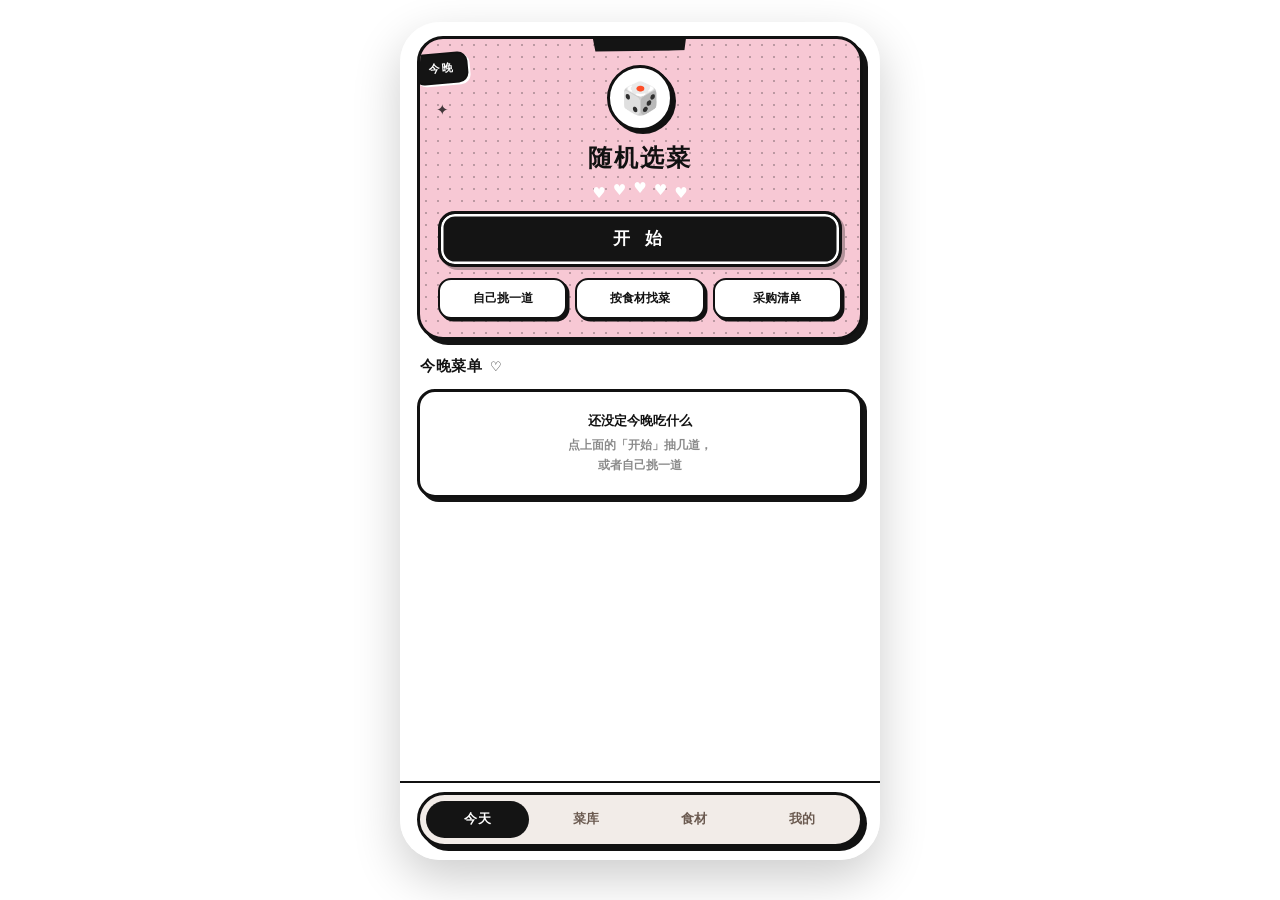
<file: index.html>
<!DOCTYPE html>
<html lang="zh-CN">
<head>
<meta charset="UTF-8">
<meta name="viewport" content="width=device-width,initial-scale=1,viewport-fit=cover,maximum-scale=1,user-scalable=no">
<!-- theme-color = 白色：iOS 独立 App 模式下屏幕最顶约 47pt 是状态栏区
     （网页画不进去），由系统按这个值填色。页面本身是白底（波点已去掉），
     这里也必须是白，否则顶上会露一条异色带、看起来像没铺满。 -->
<meta name="theme-color" content="#FFFFFF">
<meta name="apple-mobile-web-app-capable" content="yes">
<meta name="apple-mobile-web-app-status-bar-style" content="default">
<meta name="apple-mobile-web-app-title" content="待会吃什么">
<title>待会吃什么</title>
<link rel="manifest" href="manifest.json">
<link rel="apple-touch-icon" href="icons/icon-180.png">
<link rel="stylesheet" href="style.css">
<script>
/* 首屏就判定是否「独立 App 模式」（加到主屏后从图标启动）——必须在渲染前设置，
   否则任务栏会先按 Safari 模式渲染再跳一下。
   两处差别：
     1. 独立模式下视口已经包含 Home Indicator 区，再加 safe-area 内边距会把
        任务栏顶上去、看起来"悬空一格"，所以要去掉那 13px。
     2. 浏览器/Safari 模式底部有工具栏，必须留出安全区。 */
(function () {
  var sa = 0;
  try {
    if (window.navigator.standalone === true) sa = 1;
    else if (window.matchMedia && window.matchMedia('(display-mode: standalone)').matches) sa = 1;
    else if (window.matchMedia && window.matchMedia('(display-mode: fullscreen)').matches) sa = 1;
  } catch (e) {}
  document.documentElement.setAttribute('data-standalone', sa ? '1' : '0');
})();
</script>
</head>
<body>
<div id="app"></div>
<script src="core.js"></script>
<script src="sync.js"></script>
<script src="app.js"></script>
</body>
</html>
</file>
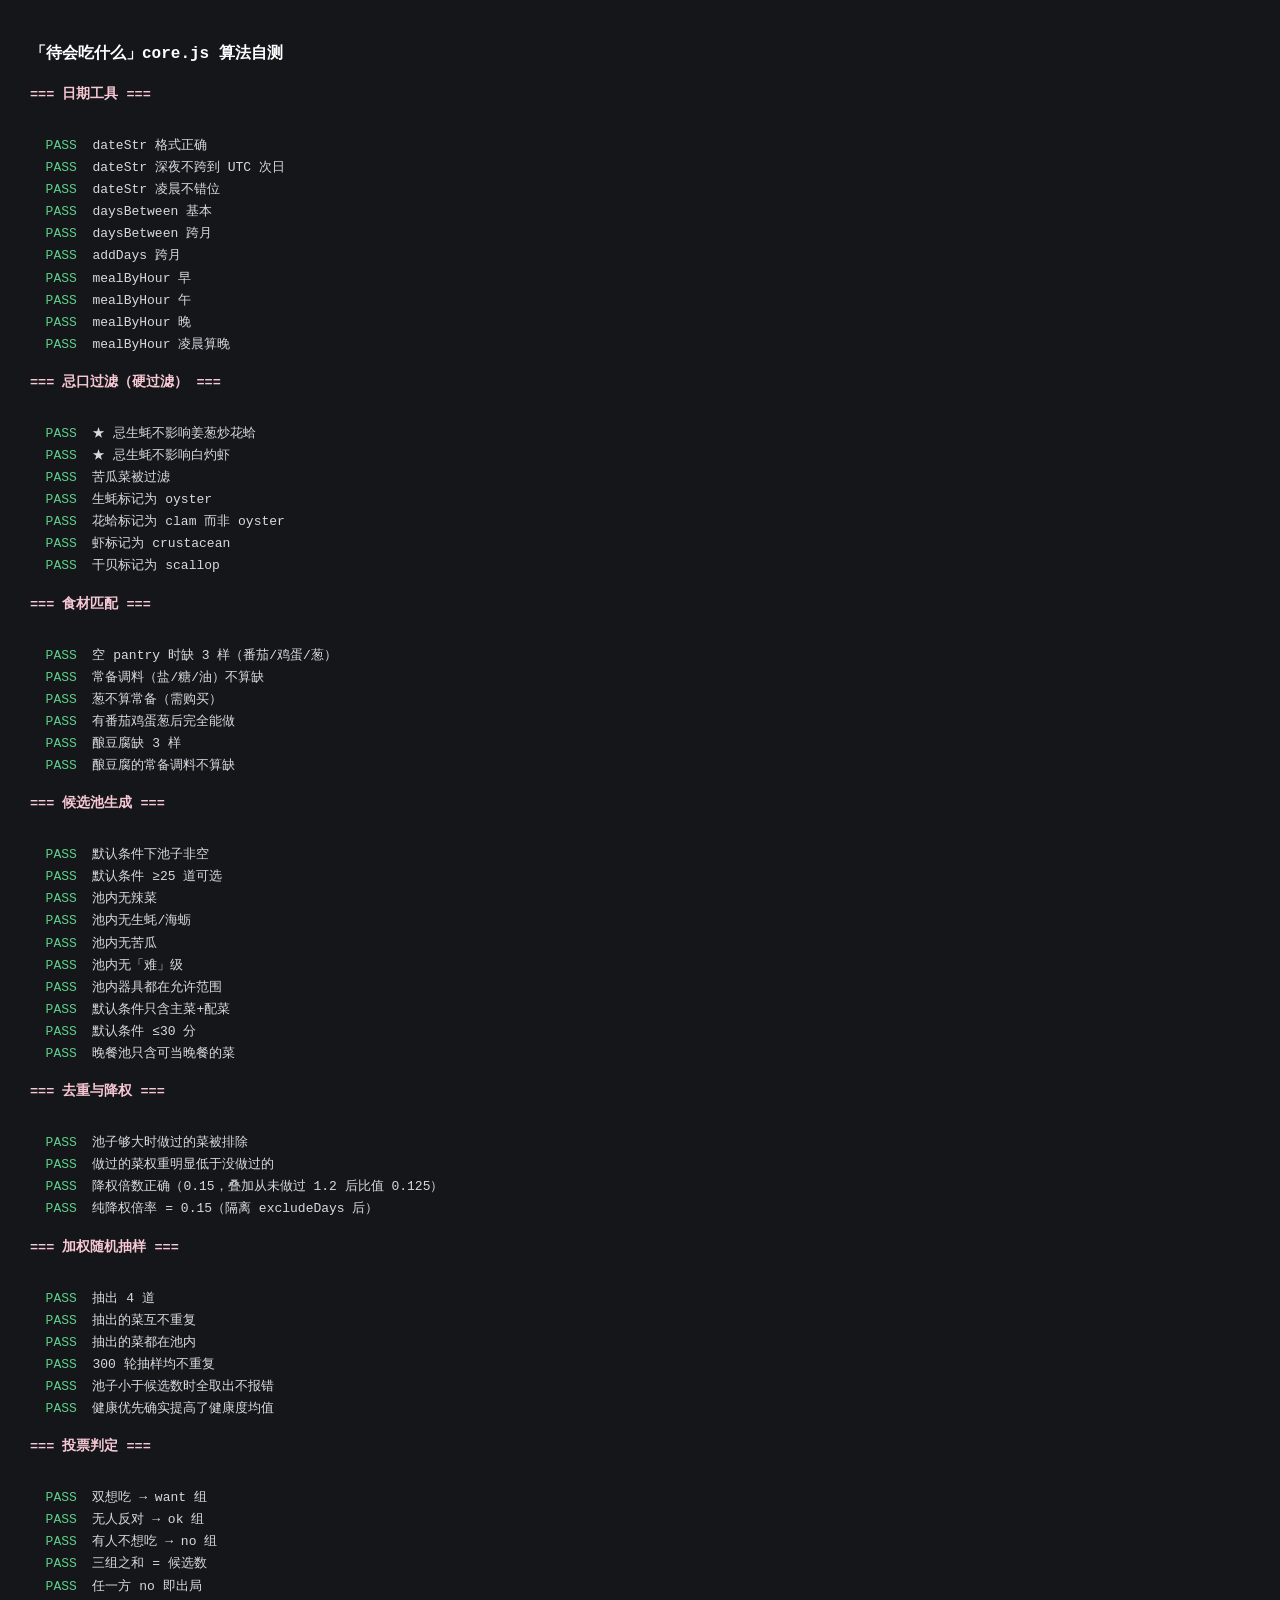
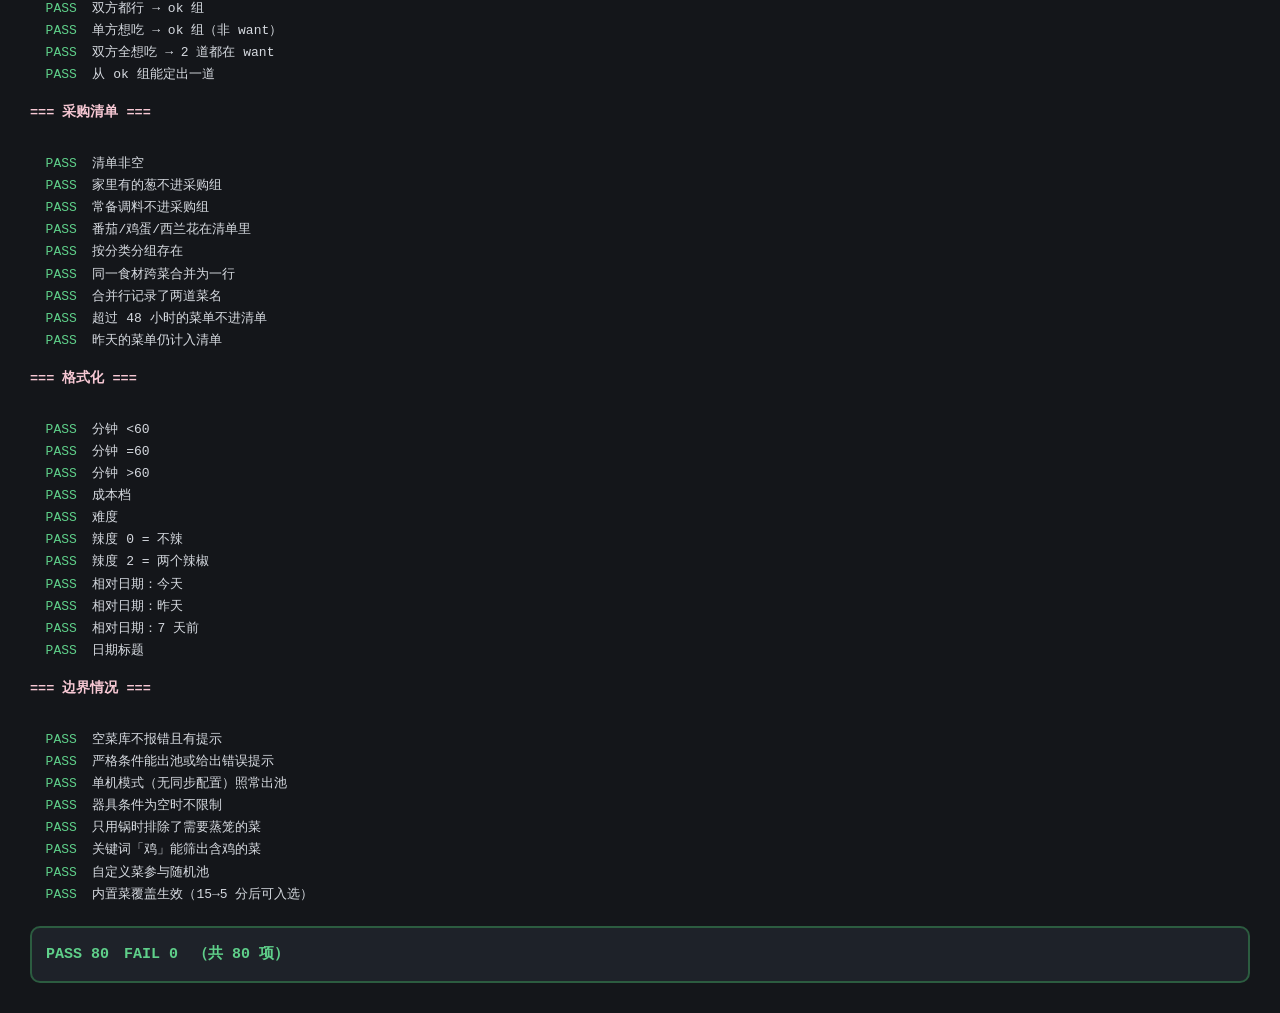
<file: test-core.html>
<!DOCTYPE html>
<html lang="zh-CN">
<head>
<meta charset="UTF-8">
<title>core.js 算法自测</title>
<style>
body{font-family:ui-monospace,Consolas,monospace;background:#14161a;color:#d6dae0;padding:22px;font-size:13px;line-height:1.7}
h1{font-size:16px;color:#fff;margin-bottom:14px}
.sec{color:#F7C8D4;font-weight:700;margin:16px 0 6px;font-size:13.5px}
.p{color:#5fd08a}
.f{color:#ff7b72;font-weight:700}
.sum{margin-top:20px;padding:14px;border-radius:10px;background:#1e2229;font-size:15px;font-weight:700}
.sum.ok{color:#5fd08a;border:2px solid #2c5c40}
.sum.bad{color:#ff7b72;border:2px solid #6b2b2b}
#out{white-space:pre-wrap}
</style>
</head>
<body>
<h1>「待会吃什么」core.js 算法自测</h1>
<div id="out">running…</div>
<script src="core.js"></script>
<script>
(async function () {
  const C = window.ChishenmeCore;
  const out = document.getElementById('out');
  let pass = 0, fail = 0, log = [];

  function ok(name, cond, extra) {
    if (cond) { pass++; log.push('  <span class="p">PASS</span>  ' + name); }
    else { fail++; log.push('  <span class="f">FAIL</span>  ' + name + (extra ? '  → ' + extra : '')); }
  }
  function section(t) { log.push('<div class="sec">=== ' + t + ' ===</div>'); }
  function flush() { out.innerHTML = log.join('\n'); }

  let ingDoc, recDoc;
  try {
    const [a, b] = await Promise.all([
      fetch('data/ingredients.json').then(r => r.json()),
      fetch('data/recipes.json').then(r => r.json())
    ]);
    ingDoc = a; recDoc = b;
  } catch (e) {
    out.innerHTML = '<span class="f">数据加载失败：' + e.message + '</span>';
    return;
  }

  const ingIndex = C.buildIngredientIndex(ingDoc.ingredients);
  const builtin = recDoc.recipes;
  const byId = {};
  builtin.forEach(r => byId[r.id] = r);

  /* 1. 日期工具 */
  section('日期工具');
  ok('dateStr 格式正确', /^\d{4}-\d{2}-\d{2}$/.test(C.dateStr(new Date(2026, 9, 9))));
  ok('dateStr 深夜不跨到 UTC 次日', C.dateStr(new Date(2026, 9, 9, 23, 30)) === '2026-10-09', C.dateStr(new Date(2026, 9, 9, 23, 30)));
  ok('dateStr 凌晨不错位', C.dateStr(new Date(2026, 9, 10, 0, 30)) === '2026-10-10');
  ok('daysBetween 基本', C.daysBetween('2026-10-01', '2026-10-09') === 8);
  ok('daysBetween 跨月', C.daysBetween('2026-09-28', '2026-10-02') === 4);
  ok('addDays 跨月', C.addDays('2026-10-31', 1) === '2026-11-01');
  ok('mealByHour 早', C.mealByHour(new Date(2026, 9, 9, 8)) === 'breakfast');
  ok('mealByHour 午', C.mealByHour(new Date(2026, 9, 9, 13)) === 'lunch');
  ok('mealByHour 晚', C.mealByHour(new Date(2026, 9, 9, 19)) === 'dinner');
  ok('mealByHour 凌晨算晚', C.mealByHour(new Date(2026, 9, 9, 2)) === 'dinner');
  flush();

  /* 2. 忌口 */
  section('忌口过滤（硬过滤）');
  const st = C.defaultState();
  st.members.a.allergies = ['oyster'];
  st.members.a.dislikes = ['bitter-melon'];
  st.members.a.maxSpicy = 0;
  st.members.b.maxSpicy = 0;

  const clamConf = C.recipeConflicts(byId['B14'], st, ingIndex);
  ok('★ 忌生蚝不影响姜葱炒花蛤', clamConf.length === 0, JSON.stringify(clamConf));
  ok('★ 忌生蚝不影响白灼虾', C.recipeConflicts(byId['B12'], st, ingIndex).length === 0);
  const fakeBitter = { id: 'X', name: '苦瓜炒蛋', spicy: 0, ingredients: [{ id: 'bitter-melon', amount: '1 根' }, { id: 'egg', amount: '2 个' }] };
  const bc = C.recipeConflicts(fakeBitter, st, ingIndex);
  ok('苦瓜菜被过滤', bc.length === 1 && bc[0].type === 'dislike', JSON.stringify(bc));
  ok('生蚝标记为 oyster', ingIndex.byId['oyster'].allergens.indexOf('oyster') !== -1);
  ok('花蛤标记为 clam 而非 oyster', ingIndex.byId['clam'].allergens.indexOf('clam') !== -1 && ingIndex.byId['clam'].allergens.indexOf('oyster') === -1);
  ok('虾标记为 crustacean', ingIndex.byId['shrimp'].allergens.indexOf('crustacean') !== -1);
  ok('干贝标记为 scallop', ingIndex.byId['dried-scallop'].allergens.indexOf('scallop') !== -1);
  flush();

  /* 3. 食材匹配 */
  section('食材匹配');
  const c1 = byId['C1'];
  let m = C.recipeMissing(c1, st, ingIndex);
  // 番茄炒蛋需要：番茄、鸡蛋、葱（葱不是常备调料，要买）；盐/糖是常备
  ok('空 pantry 时缺 3 样（番茄/鸡蛋/葱）', m.missing.length === 3 && !m.canCook, JSON.stringify(m.missing.map(x => x.id)));
  ok('常备调料（盐/糖/油）不算缺', m.missing.every(x => ['oil','salt','sugar','garlic','ginger'].indexOf(x.id) === -1));
  ok('葱不算常备（需购买）', m.missing.some(x => x.id === 'scallion'));
  st.pantry.items = ['egg', 'tomato', 'scallion'];
  m = C.recipeMissing(c1, st, ingIndex);
  ok('有番茄鸡蛋葱后完全能做', m.canCook && m.missing.length === 0, JSON.stringify(m.missing));
  m = C.recipeMissing(byId['B23'], st, ingIndex);
  // 酿豆腐需要：豆腐、猪肉末、香菇（淀粉/生抽是常备）
  ok('酿豆腐缺 3 样', m.missing.length === 3 && !m.canCook, JSON.stringify(m.missing.map(x => x.id)));
  ok('酿豆腐的常备调料不算缺', m.missing.every(x => ['starch','light-soy'].indexOf(x.id) === -1));
  flush();

  /* 4. 候选池 */
  section('候选池生成');
  st.pantry.items = [];
  const cond = C.defaultConditions();
  const now = new Date(2026, 9, 9, 19);
  const pool = C.buildPool(cond, builtin, st, ingIndex, { now, today: '2026-10-09' });
  ok('默认条件下池子非空', pool.pool.length > 0, 'size=' + pool.pool.length);
  ok('默认条件 ≥25 道可选', pool.afterDietCount >= 25, 'afterDiet=' + pool.afterDietCount);
  ok('池内无辣菜', pool.pool.every(r => r.spicy === 0));
  ok('池内无生蚝/海蛎', pool.pool.every(r => !r.ingredients.some(i => i.id === 'oyster' || i.id === 'small-oyster')));
  ok('池内无苦瓜', pool.pool.every(r => !r.ingredients.some(i => i.id === 'bitter-melon')));
  ok('池内无「难」级', pool.pool.every(r => r.difficulty <= 2));
  ok('池内器具都在允许范围', pool.pool.every(r => (r.tools || []).every(t => ['wok','steamer','airfryer','ricecooker'].indexOf(t) !== -1)));
  ok('默认条件只含主菜+配菜', pool.pool.every(r => ['main','side'].indexOf(r.role) !== -1));
  ok('默认条件 ≤30 分', pool.pool.every(r => r.minutes <= 30));
  ok('晚餐池只含可当晚餐的菜', pool.pool.every(r => r.meals.indexOf('dinner') !== -1));
  flush();

  /* 5. 去重 */
  section('去重与降权');
  const st2 = C.defaultState();
  st2.members.a.allergies = ['oyster'];
  st2.doneLog = [{ recipeId: 'C1', date: '2026-10-05', by: 'a' }];
  const pool2 = C.buildPool(cond, builtin, st2, ingIndex, { now, today: '2026-10-09' });
  ok('池子够大时做过的菜被排除', pool2.freshCount >= 4 ? pool2.pool.every(r => r.id !== 'C1') : true, 'fresh=' + pool2.freshCount + ' usedStale=' + pool2.usedStale);
  const wStale = C.weightOf(byId['C1'], cond, st2, ingIndex, '2026-10-09');
  const st3 = C.defaultState();
  const wFresh = C.weightOf(byId['C1'], cond, st3, ingIndex, '2026-10-09');
  ok('做过的菜权重明显低于没做过的', wStale < wFresh * 0.2, 'stale=' + wStale.toFixed(1) + ' fresh=' + wFresh.toFixed(1));
  // 降权倍数是 0.15；比值 0.125 = 0.15 / 1.2（没做过的菜另有 1.2 的「从未做过」加成）
  ok('降权倍数正确（0.15，叠加从未做过 1.2 后比值 0.125）', Math.abs(wStale / wFresh - 0.125) < 0.005, (wStale / wFresh).toFixed(4));
  // 隔离验证 0.15 倍率：同一个 state（C1 做过），只改 excludeDays。
  // 这样「从未做过 1.2 加成」在两边都不生效，只剩降权倍数。
  const cond7 = Object.assign({}, cond, { healthyFirst: false, excludeDays: 7 });
  const cond0 = Object.assign({}, cond, { healthyFirst: false, excludeDays: 0 });
  const wRecent = C.weightOf(byId['C1'], cond7, st2, ingIndex, '2026-10-09');
  const wNotExcluded = C.weightOf(byId['C1'], cond0, st2, ingIndex, '2026-10-09');
  ok('纯降权倍率 = 0.15（隔离 excludeDays 后）', Math.abs(wRecent / wNotExcluded - 0.15) < 0.005,
     'recent=' + wRecent.toFixed(1) + ' notExcluded=' + wNotExcluded.toFixed(1) + ' ratio=' + (wRecent / wNotExcluded).toFixed(4));
  flush();

  /* 6. 抽样 */
  section('加权随机抽样');
  let seed = 42;
  const rnd = () => { seed = (seed * 1103515245 + 12345) % 2147483648; return seed / 2147483648; };
  const picked = C.weightedPick(pool.pool, 4, cond, st, ingIndex, { rnd, today: '2026-10-09' });
  ok('抽出 4 道', picked.length === 4, 'got=' + picked.length);
  ok('抽出的菜互不重复', new Set(picked.map(r => r.id)).size === 4);
  ok('抽出的菜都在池内', picked.every(r => pool.pool.indexOf(r) !== -1));
  let dup = false;
  for (let i = 0; i < 300; i++) {
    const p = C.weightedPick(pool.pool, 5, cond, st, ingIndex, { rnd, today: '2026-10-09' });
    if (new Set(p.map(r => r.id)).size !== p.length) { dup = true; break; }
  }
  ok('300 轮抽样均不重复', !dup);
  ok('池子小于候选数时全取出不报错', C.weightedPick(pool.pool.slice(0, 2), 5, cond, st, ingIndex, { rnd, today: '2026-10-09' }).length === 2);
  // 健康优先是否真的影响结果
  const healthyOn = Object.assign({}, cond, { healthyFirst: true });
  const healthyOff = Object.assign({}, cond, { healthyFirst: false });
  let hSum = 0, nSum = 0;
  for (let i = 0; i < 400; i++) {
    hSum += C.weightedPick(pool.pool, 1, healthyOn, st, ingIndex, { rnd, today: '2026-10-09' })[0].healthy;
    nSum += C.weightedPick(pool.pool, 1, healthyOff, st, ingIndex, { rnd, today: '2026-10-09' })[0].healthy;
  }
  ok('健康优先确实提高了健康度均值', hSum > nSum, 'on=' + (hSum/400).toFixed(2) + ' off=' + (nSum/400).toFixed(2));
  flush();

  /* 7. 投票 */
  section('投票判定');
  const cands = ['C1', 'C9', 'B8', 'B1'];
  const va = { C1: 'want', C9: 'ok', B8: 'want', B1: 'no' };
  const vb = { C1: 'want', C9: 'want', B8: 'ok', B1: 'ok' };
  const g = C.groupVotes(cands, va, vb);
  ok('双想吃 → want 组', g.want.length === 1 && g.want[0] === 'C1', JSON.stringify(g.want));
  ok('无人反对 → ok 组', g.ok.length === 2 && g.ok.indexOf('C9') !== -1 && g.ok.indexOf('B8') !== -1, JSON.stringify(g.ok));
  ok('有人不想吃 → no 组', g.no.length === 1 && g.no[0] === 'B1');
  ok('三组之和 = 候选数', g.want.length + g.ok.length + g.no.length === cands.length);
  const g2 = C.groupVotes(['C1'], { C1: 'no' }, { C1: 'ok' });
  ok('任一方 no 即出局', g2.no.length === 1 && g2.want.length === 0 && g2.ok.length === 0);
  const g3 = C.groupVotes(['C1'], { C1: 'ok' }, { C1: 'ok' });
  ok('双方都行 → ok 组', g3.ok.length === 1);
  const g4 = C.groupVotes(['C1'], { C1: 'want' }, { C1: 'ok' });
  ok('单方想吃 → ok 组（非 want）', g4.ok.length === 1 && g4.want.length === 0);
  const g5 = C.groupVotes(['C1', 'C9'], { C1: 'want', C9: 'want' }, { C1: 'want', C9: 'want' });
  ok('双方全想吃 → 2 道都在 want', g5.want.length === 2);
  ok('从 ok 组能定出一道', g.ok.indexOf(C.pickFromOk(g.ok, byId, rnd)) !== -1);
  flush();

  /* 8. 采购清单 */
  section('采购清单');
  // 用「今天」而不是硬编码日期 —— 清单有「超过 48 小时丢弃」规则，
  // 写死日期会让测试在两天后自己失败（踩过一次）。
  const TODAY = C.dateStr();
  const st4 = C.defaultState();
  st4.pantry.items = ['scallion'];
  const list = C.buildShoppingList([
    { recipeId: 'C1', date: TODAY },
    { recipeId: 'C9', date: TODAY }
  ], st4, ingIndex, byId);
  const ids = list.toBuy.map(x => x.id);
  ok('清单非空', list.toBuy.length > 0, JSON.stringify(ids));
  ok('家里有的葱不进采购组', ids.indexOf('scallion') === -1, JSON.stringify(ids));
  ok('常备调料不进采购组', ids.indexOf('oil') === -1 && ids.indexOf('garlic') === -1);
  ok('番茄/鸡蛋/西兰花在清单里', ids.indexOf('tomato') !== -1 && ids.indexOf('egg') !== -1 && ids.indexOf('broccoli') !== -1, JSON.stringify(ids));
  ok('按分类分组存在', Object.keys(list.toBuyByCat).length > 0);
  const st5 = C.defaultState();
  const list2 = C.buildShoppingList([
    { recipeId: 'C1', date: TODAY },
    { recipeId: 'F6', date: TODAY }
  ], st5, ingIndex, byId);
  const tomato = list2.toBuy.filter(x => x.id === 'tomato')[0];
  ok('同一食材跨菜合并为一行', tomato && tomato.amounts.length === 2, tomato ? JSON.stringify(tomato.amounts) : 'missing');
  ok('合并行记录了两道菜名', tomato && tomato.dishes.length === 2, tomato ? JSON.stringify(tomato.dishes) : '');
  // 超过 48 小时 = 今天往前 3 天
  const tooOld = C.addDays(TODAY, -3);
  const list3 = C.buildShoppingList([{ recipeId: 'C1', date: tooOld }], C.defaultState(), ingIndex, byId);
  ok('超过 48 小时的菜单不进清单', list3.toBuy.length === 0, 'date=' + tooOld);
  // 昨天的菜单仍应计入（1 天 ≤ 48 小时）
  const yesterday = C.addDays(TODAY, -1);
  const list4 = C.buildShoppingList([{ recipeId: 'C1', date: yesterday }], C.defaultState(), ingIndex, byId);
  ok('昨天的菜单仍计入清单', list4.toBuy.length > 0, 'date=' + yesterday);
  flush();

  /* 9. 格式化 */
  section('格式化');
  ok('分钟 <60', C.fmtMinutes(45) === '45 分钟');
  ok('分钟 =60', C.fmtMinutes(60) === '1 小时');
  ok('分钟 >60', C.fmtMinutes(200) === '3 小时 20 分');
  ok('成本档', C.fmtCost(1) === '¥' && C.fmtCost(3) === '¥¥¥');
  ok('难度', C.fmtDifficulty(1) === '简单' && C.fmtDifficulty(2) === '中等');
  ok('辣度 0 = 不辣', C.fmtSpicy(0) === '不辣');
  ok('辣度 2 = 两个辣椒', C.fmtSpicy(2) === '🌶️🌶️');
  ok('相对日期：今天', C.fmtRelativeDate('2026-10-09', '2026-10-09') === '今天');
  ok('相对日期：昨天', C.fmtRelativeDate('2026-10-08', '2026-10-09') === '昨天');
  ok('相对日期：7 天前', C.fmtRelativeDate('2026-10-02', '2026-10-09') === '7 天前');
  ok('日期标题', C.fmtDateTitle('2026-10-09') === '10月9日 周五', C.fmtDateTitle('2026-10-09'));
  flush();

  /* 10. 边界 */
  section('边界情况');
  const emptyPool = C.buildPool(cond, [], st, ingIndex, { now, today: '2026-10-09' });
  ok('空菜库不报错且有提示', emptyPool.pool.length === 0 && emptyPool.notes.length > 0);
  const strict = Object.assign(C.defaultConditions(), { maxMinutes: 15, cheapOnly: true, easyOnly: true });
  const sp = C.buildPool(strict, builtin, st, ingIndex, { now, today: '2026-10-09' });
  ok('严格条件能出池或给出错误提示', sp.pool.length > 0 || sp.notes.some(n => n.level === 'error'), 'size=' + sp.pool.length);
  const solo = C.defaultState();
  ok('单机模式（无同步配置）照常出池', C.buildPool(cond, builtin, solo, ingIndex, { now, today: '2026-10-09' }).pool.length > 0);
  const noTools = Object.assign(C.defaultConditions(), { tools: [] });
  ok('器具条件为空时不限制', C.buildPool(noTools, builtin, st, ingIndex, { now, today: '2026-10-09' }).pool.length > 0);
  const onlyWok = Object.assign(C.defaultConditions(), { tools: ['wok'] });
  const wp = C.buildPool(onlyWok, builtin, st, ingIndex, { now, today: '2026-10-09' });
  ok('只用锅时排除了需要蒸笼的菜', wp.pool.every(r => (r.tools || []).every(t => t === 'wok')), 'size=' + wp.pool.length);
  const kw = Object.assign(C.defaultConditions(), { keyword: '鸡' });
  const kp = C.buildPool(kw, builtin, st, ingIndex, { now, today: '2026-10-09' });
  ok('关键词「鸡」能筛出含鸡的菜', kp.pool.length > 0 && kp.pool.length < pool.pool.length, 'size=' + kp.pool.length);
  // 自定义菜参与随机
  const stC = C.defaultState();
  stC.customRecipes = [{
    id: 'my1', name: '我的菜', emoji: '🍲', meals: ['dinner'], role: 'main',
    minutes: 20, cost: 1, difficulty: 1, spicy: 0, healthy: 4,
    tools: ['wok'], tags: ['家常'], ingredients: [{ id: 'egg', amount: '2 个' }], tip: ''
  }];
  const cp = C.buildPool(cond, builtin, stC, ingIndex, { now, today: '2026-10-09' });
  ok('自定义菜参与随机池', cp.pool.some(r => r.id === 'my1'), 'size=' + cp.pool.length);
  // 内置菜覆盖生效
  const stO = C.defaultState();
  stO.recipeOverrides = { C1: { minutes: 5 } };
  const op = C.buildPool(Object.assign(C.defaultConditions(), { maxMinutes: 10 }), builtin, stO, ingIndex, { now, today: '2026-10-09' });
  ok('内置菜覆盖生效（15→5 分后可入选）', op.pool.some(r => r.id === 'C1'), 'size=' + op.pool.length);
  flush();

  /* 汇总 */
  const cls = fail ? 'bad' : 'ok';
  log.push('<div class="sum ' + cls + '">PASS ' + pass + '　FAIL ' + fail + '　（共 ' + (pass + fail) + ' 项）</div>');
  out.innerHTML = log.join('\n');
})();
</script>
</body>
</html>
</file>
<file: style.css>
/* ============================================================
   待会吃什么 · 样式（方向A 贴纸手账 · 重度 + 满贴）
   粉 #F7C8D4 · 黑 #141414 · 白 · 灰 #E4E4E4 · 波点底
   ============================================================ */
*{box-sizing:border-box;margin:0;padding:0;-webkit-tap-highlight-color:transparent}
html,body{height:100%}
/* ⚠️ html 的底色必须是白色。iOS 独立 App 模式下屏幕最顶约 47pt 是状态栏区
   （网页渲染不进去），**系统画那条带时的取色来源之一就是 html 的底色**
   （另一个是 theme-color）。页面本身是白底，这里也必须是白 ——
   否则顶上会露一条异色带，看起来像背景没铺满。
   （和熊记同一处理：那边是薄荷底，就把这三处都设成薄荷。） */
html{background-color:#fff}
/* 禁止双指捏合缩放 / 双击放大。
   viewport 里的 maximum-scale/user-scalable 在 iOS 上会被忽略（无障碍考虑），
   真正管用的是 touch-action + 下面 app.js 里的 gesture 事件拦截。 */
html,body{touch-action:pan-x pan-y;overscroll-behavior:none}
/* 禁掉长按选中文字 / 长按弹出「拷贝·查询」气泡 / 长按元素被拎起来放大。
   这三样是 Safari 的行为，出现在 App 里就会「一看就是网页」。
   -webkit-touch-callout 管的正是那个气泡和"拎起来"的效果，缺它光禁 user-select 不够。
   注意：输入框必须单独开回来（见下面 input,textarea 那条），
   否则 token 输入框长按弹不出「粘贴」、记账输入框没法长按改字。 */
html,body{
  -webkit-user-select:none;user-select:none;
  -webkit-touch-callout:none;
}
body{
  font-family:"PingFang SC","Hiragino Sans GB","Microsoft YaHei",system-ui,-apple-system,sans-serif;
  /* 白色：和 .phone 的底色一致。原先这里是灰 #E9EAEE（配波点底的），
     波点去掉后它会在页面边缘/状态栏那一段透出来，看起来像没铺满。 */
  background:#fff;color:#222;-webkit-font-smoothing:antialiased;
  overscroll-behavior-y:none;
}
button{font-family:inherit}
/* 双击放大交给这里管（不要用 touchend preventDefault，那会吃掉 click） */
button,[data-act],.chip,.fchip,.nav-i,.btn-main,.btn-sub{touch-action:manipulation}

/* 手机壳：内容区独立滚动 + 底部导航固定（不随内容滚走） */
#app{height:100%;display:flex;justify-content:center;padding:0}
.phone{
  width:100%;max-width:480px;
  height:100vh;                 /* 旧浏览器兜底 */
  height:100dvh;                /* 正确排除手机浏览器地址栏 */
  display:flex;flex-direction:column;
  /* 背景波点已按用户要求去掉，只留纯白底 */
  background-color:#fff;
  overflow:hidden;
}
@media(min-width:600px){
  #app{padding:22px 0 40px}
  .phone{
    height:min(calc(100dvh - 62px),940px);
    border-radius:40px;box-shadow:0 18px 48px rgba(0,0,0,.20);
  }
}
/* 内容区：自己滚，底部留出与导航的间距 */
.scr{
  flex:1;min-height:0;overflow-y:auto;-webkit-overflow-scrolling:touch;
  overscroll-behavior:contain;
  /* 顶部留白收窄：今天页原来的「日期吊牌 + 问候」已删掉，主卡要能顶到最上面。
     不用 env(safe-area-inset-top)：status-bar-style 已是 default，
     视口本身就从状态栏下方开始（该值恒为 0），其余 5 个 App 也都没写。 */
  padding:6px 17px 14px;display:flex;flex-direction:column;gap:13px;
  /* 右滑返回时 .scr 会整体平移，必须有实底色，
     否则会从下面那层（.page-under）透出来，看着像两页叠在一起。 */
  background:#fff;position:relative;z-index:1;
  will-change:transform;
}
/* 底部导航：固定在内容区下方，不参与滚动 */
.nav-dock{
  flex:0 0 auto;position:relative;z-index:6;
  padding:9px 17px calc(13px + env(safe-area-inset-bottom));
  /* 波点已去掉（和 .phone 背景一致，避免底栏还是有纹理） */
  background-color:#fff;
  border-top:2.5px solid #111;
}
/* 独立 App 模式（添加到主屏幕）：可视区已含 Home Indicator 区，
   再加 safe-area 内边距会把任务栏顶上去，看起来"悬空一格" */
html[data-standalone="1"] .nav-dock{
  padding-bottom:13px;
}
.nav-dock .nav-outer{margin:0}
@media(min-width:600px){
  .nav-dock{border-radius:0 0 37px 37px}
}

/* ---------- 顶部：日期吊牌 + 问候 ---------- */
.top{display:flex;align-items:flex-start;justify-content:space-between;padding:0 3px}
.tagdate{position:relative;padding-top:16px}
.tagdate .string{position:absolute;left:50%;top:0;transform:translateX(-50%) rotate(-14deg);
  width:20px;height:15px;border:2.5px solid #141414;border-radius:50%;
  border-bottom-color:transparent;border-left-color:transparent;border-right-color:transparent}
.tagdate .body{position:relative;background:#F7C8D4;border:2.5px solid #141414;
  padding:11px 13px 10px;text-align:center;min-width:96px;box-shadow:3px 3px 0 #111;
  clip-path:polygon(0 0,100% 0,100% calc(100% - 9px),calc(100% - 9px) 100%,9px 100%,0 calc(100% - 9px))}
.tagdate .hole{position:absolute;left:50%;top:5px;transform:translateX(-50%);
  width:7px;height:7px;border-radius:50%;background:#fff;border:2px solid #141414}
.tagdate .d1{font-size:13.5px;font-weight:900;color:#111;letter-spacing:.2px;margin-top:7px}
.tagdate .d2{font-size:10.5px;font-weight:700;color:#7A5F66;margin-top:2px}
.hi-wrap{display:flex;flex-direction:column;align-items:flex-end;gap:7px}
.hi{font-size:12.5px;font-weight:800;color:#111;background:#fff;border:2.5px solid #111;
  border-radius:12px;padding:6px 12px;box-shadow:3px 3px 0 #111}
.hearts3{display:flex;gap:4px;padding:5px 9px;background:#141414;border:2.5px solid #111;
  border-radius:11px;box-shadow:2.5px 2.5px 0 #F7C8D4}
.hearts3 i{font-size:11.5px;font-style:normal;line-height:1;color:#F7C8D4}

/* ---------- 双对话气泡 ---------- */
.bubbles{position:relative;padding:0 2px}
.bub{position:relative;border:2.5px solid #111;border-radius:18px;padding:12px 14px}
.bub.black{background:#141414;box-shadow:4px 4px 0 #F7C8D4;z-index:2}
.bub.black .t1{font-size:13px;font-weight:800;color:#fff;letter-spacing:.2px}
.bub.black .t1 span{color:#F7C8D4}
.bub .tail{position:absolute;bottom:-11px;left:24px;width:0;height:0;
  border-width:10px 9px 0 0;border-style:solid}
.bub.black .tail{border-color:#141414 transparent transparent transparent}
.bub.grey{background:#E4E4E4;box-shadow:3px 3px 0 #111;margin:16px 0 0 30px;
  display:flex;align-items:center;gap:8px}
.bub.grey .t2{font-size:11.5px;font-weight:700;color:#3F3F3F}
.dots3{display:flex;gap:4px;margin-left:auto}
.dots3 i{width:6px;height:6px;border-radius:50%;background:#3F3F3F;display:block}
.hearts-row{display:flex;gap:4px;margin-top:7px}
.hearts-row i{font-size:12.5px;font-style:normal;color:#F7C8D4;line-height:1}
.bub.grey .tail{border-color:#E4E4E4 transparent transparent transparent;left:18px}
.goto{position:absolute;right:0;bottom:0;font-size:11.5px;font-weight:800;color:#111;
  background:#F7C8D4;border:2.5px solid #111;border-radius:11px;padding:6px 12px;
  box-shadow:2px 2px 0 #111;cursor:pointer}

/* ---------- 主卡 ---------- */
.hero{position:relative;margin-top:8px}
.hero-bg{position:absolute;inset:0;transform:translate(5px,5px);background:#141414;border-radius:26px}
.hero-card{position:relative;overflow:hidden;background:#F7C8D4;border:3px solid #111;
  border-radius:26px;padding:26px 18px 18px;text-align:center}
.hero-dots{position:absolute;inset:0;opacity:.26;
  background-image:radial-gradient(#141414 1.4px,transparent 1.4px);
  background-size:12px 12px;pointer-events:none}
.tape-black{position:absolute;top:-11px;left:50%;transform:translateX(-50%) rotate(-2deg);
  width:96px;height:24px;background:#141414;z-index:6;
  clip-path:polygon(0 3px,4px 0,calc(100% - 3px) 2px,100% 0,calc(100% - 4px) 100%,3px calc(100% - 2px))}
.pill-tag{position:absolute;top:14px;left:-6px;z-index:6;background:#141414;color:#fff;
  font-size:11px;font-weight:900;letter-spacing:1.2px;padding:6px 13px;
  border:2.5px solid #111;border-radius:10px;transform:rotate(-5deg);box-shadow:2px 2px 0 #fff}
.spark{position:absolute;color:#141414;opacity:.8;pointer-events:none;line-height:1}
.dice-wrap{position:relative;z-index:4;display:flex;justify-content:center;margin-bottom:11px}
.dice{display:grid;place-items:center;width:66px;height:66px;background:#fff;
  border:3px solid #111;border-radius:50%;font-size:31px;box-shadow:3px 3px 0 #111}
.h1{position:relative;z-index:4;font-size:24px;font-weight:900;color:#111;letter-spacing:2px;margin-bottom:8px}
.h2{position:relative;z-index:4;font-size:11.5px;font-weight:700;color:#6B565C;
  padding-bottom:9px;margin:0 16px 10px;border-bottom:2px dashed rgba(20,20,20,.32)}
.bignum{position:relative;z-index:4;display:flex;align-items:baseline;justify-content:center;gap:7px;margin-bottom:9px}
.bignum .n{font-size:31px;font-weight:900;color:#111;line-height:1;letter-spacing:-.5px}
.bignum .u{font-size:12px;font-weight:800;color:#6B565C}
.heart-arc{position:relative;z-index:4;display:flex;justify-content:center;gap:7px;margin-bottom:14px}
.heart-arc i{font-size:15px;font-style:normal;color:#fff;line-height:1}
.heart-arc i:nth-child(1),.heart-arc i:nth-child(5){transform:translateY(4px)}
.heart-arc i:nth-child(2),.heart-arc i:nth-child(4){transform:translateY(1px)}
.heart-arc i:nth-child(3){transform:translateY(-1px)}
.btn-main{position:relative;z-index:4;background:#141414;color:#fff;text-align:center;
  font-size:16.5px;font-weight:900;letter-spacing:5px;border:3px solid #111;
  border-radius:17px;padding:14px 0;margin-bottom:11px;cursor:pointer;
  box-shadow:inset 0 0 0 2.5px #fff,3px 3px 0 rgba(20,20,20,.3)}
.btn-main:active{transform:translateY(2px);box-shadow:inset 0 0 0 2.5px #fff,1px 1px 0 rgba(20,20,20,.3)}
.btn-main.dis{opacity:.4;pointer-events:none}
.hero-alt{display:flex;gap:8px;position:relative;z-index:4}
.alt{position:relative;flex:1;background:#fff;border:2.5px solid #111;border-radius:13px;padding:10px 4px;
  font-size:12px;font-weight:800;color:#111;box-shadow:2.5px 2.5px 0 #111;cursor:pointer;
  /* 三个并排、文案长度不一（自己挑一道 / 按食材找菜 / 采购清单），
     缩一点字号并允许收缩，避免窄屏挤破 */
  min-width:0;white-space:nowrap;overflow:hidden;text-overflow:ellipsis}
.alt:active{transform:translate(2px,2px);box-shadow:none}
/* 采购清单上的数量角标（原来挂在快捷方章上的那个 dot） */
.alt .alt-dot{position:absolute;top:-7px;right:-6px;min-width:19px;height:19px;
  background:#141414;color:#fff;border:2px solid #fff;border-radius:10px;
  font-size:10.5px;font-weight:800;line-height:15px;text-align:center;padding:0 3px}

/* ---------- 快捷方章 ---------- */
.quick{display:flex;gap:9px;padding:0 2px}
.qi{flex:1;text-align:center;position:relative;border:2.5px solid #111;border-radius:15px;
  padding:10px 2px 8px;box-shadow:3px 3px 0 #111;cursor:pointer}
.qi:active{transform:translate(2px,2px);box-shadow:none}
.qi .ic{display:block;font-size:19px;line-height:1;margin-bottom:5px}
.qi .lb{font-size:10px;font-weight:800;color:#111;letter-spacing:.2px}
.qi.pink{background:#F7C8D4}
.qi.black{background:#141414}
.qi.black .lb{color:#fff}
.qi.grey{background:#E4E4E4}
.qi .dot{position:absolute;top:-6px;right:-6px;min-width:20px;height:20px;
  background:#141414;color:#fff;border:2px solid #fff;border-radius:10px;
  font-size:10px;font-weight:900;display:grid;place-items:center;padding:0 4px}

/* ---------- 区块标题 ---------- */
.sec{position:relative;padding:0 3px;display:flex;align-items:center;gap:8px}
.sec .t{font-size:14.5px;font-weight:900;color:#111;letter-spacing:.5px}
.sec .h{font-size:13px;color:#111}
.count-tag{position:relative;background:#141414;color:#fff;border:2px solid #141414;
  border-radius:9px;font-size:10.5px;font-weight:800;padding:3px 9px;box-shadow:2px 2px 0 #F7C8D4}
.count-tag::before{content:"";position:absolute;left:50%;top:-8px;transform:translateX(-50%) rotate(-16deg);
  width:11px;height:9px;border:2px solid #141414;border-radius:50%;
  border-bottom-color:transparent;border-left-color:transparent}

/* ---------- 便签卡 ---------- */
.card{position:relative}
.card .cbg{position:absolute;inset:0;transform:translate(4px,4px);background:#141414;border-radius:18px}
.card .cbody{position:relative;background:#fff;border:3px solid #111;border-radius:18px;padding:0 14px 13px}
.card.plain .cbody{padding:14px}
.card.pink .cbody{background:#F7C8D4}
.note-card{position:relative;margin-top:9px}
.note-bg{position:absolute;inset:0;transform:translate(4px,4px);background:#141414;border-radius:18px}
.note-body{position:relative;background:#fff;border:3px solid #111;border-radius:18px;padding:0 14px 13px}
.note-head{display:flex;align-items:center;gap:9px;margin:0 -14px 11px;padding:11px 14px 10px;
  background:#F7C8D4;border-bottom:2.5px solid #111;border-radius:15px 15px 0 0;position:relative;cursor:pointer}
.badge{display:grid;place-items:center;width:33px;height:33px;flex:0 0 33px;background:#fff;
  border:3px solid #111;border-radius:50%;font-size:16px;box-shadow:2.5px 2.5px 0 #111}
.note-head .nm{font-size:16px;font-weight:900;color:#111;letter-spacing:.3px}
.note-head .mt{font-size:11px;font-weight:700;color:#6E5A60;margin-left:auto}
.chead{display:flex;align-items:center;gap:9px;margin:-14px -14px 12px;padding:11px 14px 10px;
  background:#F7C8D4;border-bottom:2.5px solid #111;border-radius:15px 15px 0 0;position:relative}
.chead .nm{font-size:15px;font-weight:900;color:#111}
.chead .mt{font-size:11px;font-weight:700;color:#6E5A60;margin-left:auto}
.tp{position:absolute;top:-11px;left:22px;width:62px;height:22px;background:#141414;z-index:4;
  clip-path:polygon(0 4px,3px 0,calc(100% - 3px) 3px,100% 0,calc(100% - 4px) 100%,2px calc(100% - 3px));
  transform:rotate(-5deg)}
.fold{position:absolute;right:0;bottom:0;width:0;height:0;border-width:0 0 26px 26px;
  border-style:solid;border-color:transparent transparent #141414 transparent;border-bottom-right-radius:15px}
hr.dash{border:none;border-top:2.5px dashed #D8D8D8;margin:0 0 11px}

/* 勾选圈 */
.circles{display:flex;gap:6px;align-items:center}
.circles .cl{font-size:11px;font-weight:700;color:#7A7A7A;margin-right:1px}
.circles i{width:13px;height:13px;border-radius:50%;border:2.5px solid #141414;background:#F7C8D4;display:block}
.circles i.off{background:#fff;border-color:#BFBFBF}

/* 清单行 */
.lrow{display:flex;align-items:center;gap:9px;padding:7px 0;border-bottom:1.5px solid #E6E6E6}
.lrow:last-child{border-bottom:none}
.lrow .cb{width:15px;height:15px;flex:0 0 15px;border-radius:50%;border:2.5px solid #141414;background:#fff}
.lrow .cb.done{background:#F7C8D4}
.lrow .bn{font-size:12.5px;font-weight:800;color:#111}
.lrow .bn.gone{text-decoration:line-through;color:#A8A8A8}
.lrow .ba{font-size:11.5px;font-weight:700;color:#8A8A8A;margin-left:auto}
.lrow .tag-mini{font-size:9.5px;font-weight:800;background:#141414;color:#fff;border-radius:6px;padding:2px 6px;margin-left:6px}
.ready{display:flex;align-items:center;gap:8px;background:#E4F4E9;border:2px solid #111;
  border-radius:11px;padding:8px 11px;margin-bottom:11px;font-size:12px;font-weight:800;color:#1F6B41}
.buy-mini{font-size:11.5px;font-weight:700;color:#111;background:#FDEBF0;border:2px solid #111;
  border-radius:11px;padding:7px 10px;margin-bottom:11px}

/* 操作按钮 */
.ops{display:flex;gap:9px;flex-wrap:wrap}
.ops span{font-size:11.5px;font-weight:800;color:#111;background:#fff;border:2.5px solid #111;
  border-radius:10px;padding:6px 12px;box-shadow:2.5px 2.5px 0 #111;cursor:pointer}
.ops span.pri{background:#F7C8D4}
.ops span:active{transform:translate(2px,2px);box-shadow:none}
.btn-sub{text-align:center;font-size:12.5px;font-weight:800;color:#111;background:#fff;
  border:2.5px solid #111;border-radius:14px;padding:11px 0;box-shadow:3px 3px 0 #111;cursor:pointer}
.btn-sub:active{transform:translate(2px,2px);box-shadow:none}
.btn-danger{text-align:center;font-size:12.5px;font-weight:800;color:#B33A16;background:#fff;
  border:2.5px solid #B33A16;border-radius:14px;padding:11px 0;cursor:pointer}
.add{text-align:center;font-size:12.5px;font-weight:800;color:#111;background:#fff;
  border:3px dashed #111;border-radius:15px;padding:11px 0;margin-top:10px;cursor:pointer}

/* ---------- 最近做过（黑卡） ---------- */
.dark-card{position:relative;background:#141414;border:3px solid #111;border-radius:22px;
  padding:16px 15px 13px;box-shadow:5px 5px 0 #F7C8D4;overflow:hidden}
.dark-card .gloss{position:absolute;right:-40px;top:-50px;width:150px;height:110px;
  background:rgba(255,255,255,.055);border-radius:50%}
.dc-head{display:flex;align-items:center;gap:11px;position:relative;margin-bottom:12px}
.dc-head .txt{flex:1}
.dc-head .hnum{display:flex;align-items:baseline;gap:6px}
.dc-head .hnum .n{font-size:27px;font-weight:900;color:#fff;line-height:1;letter-spacing:-.5px}
.dc-head .hnum .u{font-size:11px;font-weight:800;color:#B9B9B9}
.arc{display:flex;gap:5px;margin-top:7px}
.arc i{font-size:12px;font-style:normal;color:#F7C8D4;line-height:1}
.arc i:nth-child(1),.arc i:nth-child(5){transform:translateY(3px)}
.arc i:nth-child(3){transform:translateY(-1px)}
.cloud-orbit{position:relative;width:72px;height:46px;flex:0 0 72px}
.cloud-orbit .ring{position:absolute;left:50%;top:50%;transform:translate(-50%,-50%) rotate(-16deg);width:76px;height:32px;pointer-events:none}
.cloud-orbit .ring ellipse{stroke:#F7C8D4;stroke-width:2.2;fill:none;opacity:.75}
.cloud-orbit .sp{position:absolute;color:#F7C8D4;font-size:9px;opacity:.9;line-height:1}
.cloud-orbit svg.cloud{position:relative;z-index:2;display:block}
.dc-row{display:flex;align-items:center;gap:9px;position:relative;
  border-top:1.5px solid rgba(255,255,255,.13);padding:9px 0;cursor:pointer}
.dc-row:last-child{padding-bottom:2px}
.dc-row .e{font-size:15px}
.dc-row .nm{font-size:12.5px;font-weight:800;color:#fff}
.dc-row .tm{font-size:11px;font-weight:700;color:#8C8C8C;margin-left:auto}

/* ---------- 底部导航（分段胶囊 + 滑动选中块） ---------- */
.nav-outer{
  position:relative;margin:6px 0 0;background:#F2ECE8;
  border:3px solid #111;border-radius:999px;padding:6px;
  display:flex;gap:5px;box-shadow:4px 4px 0 #111;
}
/* 滑动胶囊：绝对值定位，位置/尺寸由 JS 量出后动画过去 */
.nav-pill{
  position:absolute;left:0;top:0;width:0;height:0;
  background:#141414;border-radius:999px;
  pointer-events:none;z-index:0;
  transition:transform .3s cubic-bezier(.34,1.15,.64,1),
             width .3s cubic-bezier(.34,1.15,.64,1),
             height .3s cubic-bezier(.34,1.15,.64,1);
}
.nav-i{
  position:relative;z-index:1;
  flex:1;text-align:center;padding:10px 0;border-radius:999px;
  font-size:12.5px;font-weight:800;color:#6B5A50;letter-spacing:.3px;
  cursor:pointer;
  transition:color .22s ease;
}
.nav-i.on{color:#fff}
/* 减弱动效偏好：直接跳，不做滑动 */
@media(prefers-reduced-motion:reduce){
  .nav-pill{transition:none}
}

/* ---------- 标题行 ---------- */
.bar{display:flex;align-items:center;gap:10px;padding:0 3px}
.bar .back{width:34px;height:34px;flex:0 0 34px;display:grid;place-items:center;background:#fff;
  border:2.5px solid #111;border-radius:11px;font-size:15px;box-shadow:2.5px 2.5px 0 #111;cursor:pointer}
.bar .ttl{font-size:19px;font-weight:900;color:#111;letter-spacing:.4px}
.bar .sub2{font-size:11.5px;font-weight:700;color:#7A7A7A;margin-top:3px}
.bar .right{margin-left:auto}
.btn-sm{font-size:12px;font-weight:800;color:#111;background:#F7C8D4;border:2.5px solid #111;
  border-radius:11px;padding:7px 12px;box-shadow:2.5px 2.5px 0 #111;cursor:pointer}

/* ---------- 搜索胶囊 ---------- */
.search{display:flex;align-items:center;gap:10px;background:#141414;border:3px solid #111;
  border-radius:999px;padding:8px 12px 8px 8px;box-shadow:3px 3px 0 #F7C8D4;cursor:pointer}
.search .mag{width:30px;height:30px;flex:0 0 30px;border-radius:50%;background:#F7C8D4;
  display:grid;place-items:center;font-size:14px}
.search .ph{font-size:12.5px;font-weight:700;color:#9A9A9A;flex:1}
.search .st{font-size:15px;color:#F7C8D4}

/* ---------- 菜品行（左滑露出删除按钮） ----------
   结构：.rrow-wrap（定位容器）
           └ .rrow-del（红色删除按钮，贴在右侧、不动）
           └ .rrow     （菜品卡，盖在上面，左右滑动）
   滑动时 .rrow 左移，就把下面的删除按钮露出来。

   ⚠️ .scr 是 flex 纵向容器，子元素默认 flex:0 1 auto。
   这里必须写 flex:none —— 否则 wrap 会被压成 0 高（里面的 .rrow-del 是
   绝对定位、不撑高度），表现为"划出来了但点不到"。 */
.rrow-wrap{position:relative;flex:none;border-radius:16px;overflow:hidden}
.rrow-del{
  position:absolute;top:0;right:0;bottom:0;width:88px;
  display:flex;align-items:center;justify-content:center;
  background:#D93A2B;color:#fff;font-size:13px;font-weight:900;
  letter-spacing:1px;cursor:pointer;border-radius:0 16px 16px 0;
}
.rrow-del:active{background:#B92A1E}
.rrow{position:relative;background:#fff;border:2.5px solid #111;border-radius:16px;
  padding:11px 12px;display:flex;align-items:center;gap:10px;box-shadow:3px 3px 0 #111;cursor:pointer;
  /* 左滑删除：横向拖动时不要触发浏览器自身的滚动/回退手势。
     touch-action:pan-y 表示"纵向滚动交给浏览器，横向留给我们" */
  touch-action:pan-y;will-change:transform}
.rrow:active{transform:translate(2px,2px);box-shadow:none}
.rrow .b{width:34px;height:34px;flex:0 0 34px;border-radius:50%;background:#F7C8D4;
  border:2.5px solid #111;display:grid;place-items:center;font-size:16px}
.rrow .tx{flex:1;min-width:0}
.rrow .n1{font-size:14px;font-weight:900;color:#111}
.rrow .n2{font-size:10.5px;font-weight:700;color:#7A7A7A;margin-top:3px}
.rrow .dots5{display:flex;gap:4px;margin-top:5px}
.rrow .dots5 i{width:9px;height:9px;border-radius:50%;border:2px solid #141414;background:#F7C8D4;display:block}
.rrow .dots5 i.off{background:#fff;border-color:#BFBFBF}
.rrow .was{font-size:10px;font-weight:800;color:#6E5A60;background:#F2ECE8;border-radius:7px;
  padding:3px 7px;margin-left:auto;white-space:nowrap}
/* 菜库行里的「加入投票」：和「做过」标签同一位置（行尾）。
   未加入=粉底黑边（可点），已加入=黑底粉字（状态）。 */
.rrow .vote-add{font-size:10.5px;font-weight:800;color:#111;background:#F7C8D4;
  border:2px solid #111;border-radius:8px;padding:4px 8px;margin-left:auto;
  white-space:nowrap;cursor:pointer;box-shadow:1.5px 1.5px 0 #111}
.rrow .vote-add:active{transform:translate(1.5px,1.5px);box-shadow:none}
.rrow .vote-add.on{background:#141414;color:#F7C8D4;box-shadow:none}
.psub{font-size:11px;font-weight:800;color:#7A7A7A;padding:0 4px}

/* ---------- 投票 ---------- */
.vote-row{display:flex;gap:8px}
.vbtn{flex:1;text-align:center;font-size:12.5px;font-weight:800;color:#111;background:#fff;
  border:2.5px solid #111;border-radius:11px;padding:9px 0;box-shadow:2.5px 2.5px 0 #111;cursor:pointer}
.vbtn.on{background:#F7C8D4}
.vbtn.no.on{background:#E4E4E4}
.vbtn:active{transform:translate(2px,2px);box-shadow:none}
.res{position:relative;margin-bottom:3px}
.res .rb{position:absolute;inset:0;transform:translate(4px,4px);background:#141414;border-radius:16px}
.res .rbody{position:relative;background:#fff;border:3px solid #111;border-radius:16px;
  padding:12px 13px;display:flex;align-items:center;gap:10px;cursor:pointer}
.res.win .rbody{background:#F7C8D4}
.res.mut{opacity:.62}
.res.mut .rb{background:#BFBFBF}
.res.mut .rbody{border-color:#BFBFBF;background:#F4F4F4}
.res .rn{font-size:14.5px;font-weight:900;color:#111}
.res .rm{font-size:10.5px;font-weight:700;color:#7A7A7A;margin-top:3px}
.res .votes{display:flex;gap:5px;margin-top:7px;flex-wrap:wrap}
.vchip{font-size:10px;font-weight:800;border:2px solid #111;border-radius:8px;
  padding:2.5px 7px;background:#fff;color:#111}
.vchip.want{background:#141414;color:#fff}
.vchip.no{background:#E4E4E4;color:#7A7A7A;border-color:#BFBFBF}
.crown{margin-left:auto;font-size:17px}
.grp-t{display:flex;align-items:center;gap:7px;padding:0 3px;margin-bottom:2px}
.grp-t .gt{font-size:12.5px;font-weight:900;color:#111}
.grp-t .gc{font-size:10.5px;font-weight:800;background:#F7C8D4;border:2px solid #111;
  border-radius:8px;padding:2px 7px}
.grp-t.mut .gt{color:#8A8A8A}
.grp-t.mut .gc{background:#E4E4E4;border-color:#BFBFBF;color:#7A7A7A}
.cloud{position:relative;width:250px;height:250px;margin:0 auto;display:grid;place-items:center}
.cloud svg{position:absolute;inset:0;width:100%;height:100%}
.cloud .ct{position:relative;z-index:2;text-align:center;color:#fff;font-size:19px;
  font-weight:900;line-height:1.35;letter-spacing:.5px}
.cloud .ct .sm{display:block;font-size:11px;font-weight:700;color:#F7C8D4;margin-top:6px;letter-spacing:0}
.cloud .ct .ht{display:block;font-size:14px;color:#F7C8D4;margin-top:7px}

/* ---------- 详情 ---------- */
.det-hero{position:relative;background:#F7C8D4;border:3px solid #111;border-radius:22px;
  padding:20px 16px 16px;text-align:center;box-shadow:5px 5px 0 #111;overflow:hidden}
.det-hero .dots{position:absolute;inset:0;opacity:.24;
  background-image:radial-gradient(#141414 1.4px,transparent 1.4px);background-size:12px 12px;pointer-events:none}
.det-hero .bigin{position:relative;font-size:46px;line-height:1;margin-bottom:9px}
.det-hero .dn{position:relative;font-size:21px;font-weight:900;color:#111;letter-spacing:1px}
.det-hero .dm{position:relative;font-size:11.5px;font-weight:700;color:#6B565C;margin-top:8px}
.det-hero .arc{position:relative;display:flex;justify-content:center;gap:6px;margin-top:11px}
.det-hero .arc i{font-size:13px;font-style:normal;color:#fff;line-height:1}
.det-hero .arc i:nth-child(1),.det-hero .arc i:nth-child(5){transform:translateY(3px)}
.det-hero .arc i:nth-child(3){transform:translateY(-1px)}
.warn{display:flex;align-items:center;gap:9px;background:#141414;color:#fff;border:2.5px solid #111;
  border-radius:13px;padding:10px 12px;box-shadow:3px 3px 0 #F7C8D4}
.warn .wi{font-size:14px}
.warn .wt{font-size:11.5px;font-weight:800}
.warn .wt em{color:#F7C8D4;font-style:normal}
.tipbox{background:#fff;border:2.5px dashed #141414;border-radius:14px;padding:11px 12px;
  font-size:11.5px;font-weight:700;color:#3F3F3F;line-height:1.7}
.tipbox b{color:#111}

/* ---------- 表单 ---------- */
.frow{display:flex;align-items:center;gap:10px;padding:9px 0;border-bottom:1.5px solid #EFEFEF}
.frow:last-child{border-bottom:none}
.frow .fl{font-size:12px;font-weight:800;color:#111;flex:0 0 74px}
.frow .fv{font-size:12.5px;font-weight:700;color:#111;margin-left:auto;text-align:right}
.frow .fv.mut{color:#8A8A8A}
.pills{display:flex;flex-wrap:wrap;gap:7px}
.pill{font-size:11.5px;font-weight:800;border:2.5px solid #111;border-radius:999px;
  padding:6px 12px;background:#fff;color:#111;box-shadow:2px 2px 0 #111;cursor:pointer}
.pill.on{background:#F7C8D4}
.pill.on::before{content:"✓ ";font-weight:900}
.pill.dis{background:#EFEFEF;border-color:#C4C4C4;color:#9A9A9A;box-shadow:none}
.sw{width:52px;height:28px;flex:0 0 52px;border:2.5px solid #111;border-radius:999px;
  background:#E4E4E4;position:relative;box-shadow:2px 2px 0 #111;cursor:pointer}
.sw i{position:absolute;top:2px;left:2px;width:19px;height:19px;border-radius:50%;
  background:#fff;border:2.5px solid #111;display:block}
.sw.on{background:#F7C8D4}
.sw.on i{left:auto;right:2px}
.input{border:2.5px solid #111;border-radius:12px;background:#fff;padding:10px 12px;
  font-size:12.5px;font-weight:700;color:#111;box-shadow:2px 2px 0 #111;cursor:pointer;display:inline-block}
.input.ph{color:#A8A8A8}
.input.sm{padding:7px 10px;font-size:12px}
.emogrid{display:grid;grid-template-columns:repeat(8,1fr);gap:6px}
.emo{aspect-ratio:1;display:grid;place-items:center;font-size:15px;border:2.5px solid #111;
  border-radius:10px;background:#fff;cursor:pointer}
.emo.on{background:#F7C8D4;box-shadow:2px 2px 0 #111}
.dotpick{display:flex;gap:7px}
.dotpick i{width:20px;height:20px;border-radius:50%;border:2.5px solid #141414;background:#fff;display:block;cursor:pointer}
.dotpick i.on{background:#F7C8D4}
.ing{display:flex;align-items:center;gap:8px;padding:8px 0;border-bottom:1.5px solid #EFEFEF}
.ing:last-child{border-bottom:none}
.ing .ib{width:30px;height:30px;flex:0 0 30px;border-radius:50%;background:#F7C8D4;
  border:2.5px solid #111;display:grid;place-items:center;font-size:14px}
.ing .in{font-size:12.5px;font-weight:800;color:#111}
.ing .ia{font-size:11.5px;font-weight:700;color:#8A8A8A;margin-left:auto}
.ing .ix{font-size:12px;color:#B33A16;font-weight:900;cursor:pointer;padding:0 3px}
.ing .drag{font-size:13px;color:#BFBFBF;font-weight:900;letter-spacing:-1px}
.note-mini{font-size:11px;font-weight:700;color:#7A7A7A;line-height:1.65;padding:0 4px}

/* ---------- 食材页 ---------- */
.batt-wrap{display:flex;align-items:center;gap:9px}
.batt{display:flex;align-items:center;gap:2px}
.batt .shell{width:74px;height:26px;border:2.5px solid #141414;border-radius:7px;padding:3px;background:#fff}
.batt .fill{height:100%;background:#F7C8D4;border-radius:3px}
.batt .cap{width:5px;height:11px;flex:0 0 5px;align-self:center;background:#141414;border-radius:0 3px 3px 0}
.batt-lb{font-size:11.5px;font-weight:800;color:#111}
.batt-num{font-size:15px;font-weight:900;color:#111;margin-left:auto}
.chips{display:flex;flex-wrap:wrap;gap:7px}
.chip{font-size:11.5px;font-weight:800;border:2.5px solid #111;border-radius:999px;
  padding:6px 11px;background:#fff;color:#111;box-shadow:2px 2px 0 #111;cursor:pointer}
.chip.on{background:#F7C8D4}
.chip.on::before{content:"✓ ";font-weight:900}
.cando{display:flex;align-items:center;gap:9px;background:#fff;border:2.5px solid #111;
  border-radius:14px;padding:9px 11px;box-shadow:2.5px 2.5px 0 #111}
.cando .b{width:30px;height:30px;flex:0 0 30px;border-radius:50%;background:#E4F4E9;
  border:2.5px solid #111;display:grid;place-items:center;font-size:15px}
.cando .n{font-size:12.5px;font-weight:800;color:#111}
.cando .m{font-size:10.5px;font-weight:700;color:#7A7A7A;margin-top:2px}
.cando .go{margin-left:auto;font-size:11px;font-weight:800;color:#111;background:#F7C8D4;
  border:2px solid #111;border-radius:8px;padding:4px 8px;cursor:pointer}
.cando.miss .b{background:#FDEBF0}
.cando .lack{font-size:10px;font-weight:800;color:#B33A16}
.vtag{position:relative;width:96px;flex:0 0 96px;padding-top:15px}
.vtag .s{position:absolute;left:50%;top:0;transform:translateX(-50%) rotate(-12deg);
  width:18px;height:14px;border:2.5px solid #141414;border-radius:50%;
  border-bottom-color:transparent;border-left-color:transparent;border-right-color:transparent}
.vtag .b{background:#141414;color:#fff;border:2.5px solid #111;padding:10px 8px 11px;
  text-align:center;box-shadow:3px 3px 0 #F7C8D4;
  clip-path:polygon(0 0,100% 0,100% calc(100% - 8px),calc(100% - 8px) 100%,8px 100%,0 calc(100% - 8px))}
.vtag .h{font-size:13px;color:#F7C8D4;margin-bottom:6px}
.vtag .l1{font-size:11px;font-weight:900;letter-spacing:1.2px;line-height:1.35}
.vtag .l2{font-size:9.5px;font-weight:700;color:#B9B9B9;margin-top:4px;letter-spacing:.6px}

/* ---------- 采购清单 ---------- */
.pl-tag{position:relative;background:#F7C8D4;border:3px solid #111;border-radius:0 0 14px 14px;
  padding:16px 15px 14px;box-shadow:4px 4px 0 #111;
  clip-path:polygon(0 0,100% 0,100% calc(100% - 10px),calc(100% - 10px) 100%,10px 100%,0 calc(100% - 10px))}
.pl-tag .hole{position:absolute;left:50%;top:7px;transform:translateX(-50%);
  width:9px;height:9px;border-radius:50%;background:#fff;border:2.5px solid #111}
.pl-tag .t1{font-size:16px;font-weight:900;color:#111;text-align:center;margin-top:9px;letter-spacing:.4px}
.pl-tag .t2{font-size:11.5px;font-weight:700;color:#6E5A60;text-align:center;margin-top:5px}
.pl-tag .barcode{width:78px;height:22px;margin:10px auto 0;opacity:.8;
  background-image:repeating-linear-gradient(90deg,#141414 0 2px,transparent 2px 4px,#141414 4px 5px,transparent 5px 8px,#141414 8px 11px,transparent 11px 13px)}

/* ---------- 我的 ---------- */
.mcard{position:relative;flex:1;background:#fff;border:3px solid #111;border-radius:18px;
  padding:14px 12px;text-align:center;box-shadow:3px 3px 0 #111;cursor:pointer}
.mcard.me{background:#F7C8D4}
.mcard .av{font-size:26px;line-height:1;margin-bottom:8px}
.mcard .mn{font-size:13.5px;font-weight:900;color:#111}
.mcard .md{font-size:10.5px;font-weight:700;color:#7A6A70;margin-top:5px}
.mcard .flag{position:absolute;top:-9px;right:-7px;background:#141414;color:#fff;
  font-size:9.5px;font-weight:800;border-radius:8px;padding:3px 7px;border:2px solid #fff}
.srow{display:flex;align-items:center;gap:10px;background:#fff;border:2.5px solid #111;
  border-radius:15px;padding:12px 13px;box-shadow:2.5px 2.5px 0 #111;cursor:pointer}
.srow:active{transform:translate(2px,2px);box-shadow:none}
.srow .si{width:30px;height:30px;flex:0 0 30px;border-radius:9px;background:#F7C8D4;
  border:2.5px solid #111;display:grid;place-items:center;font-size:14px}
.srow .sn{font-size:13px;font-weight:800;color:#111}
.srow .sd{font-size:10.5px;font-weight:700;color:#8A8A8A;margin-top:3px}
.srow .sa{margin-left:auto;font-size:13px;color:#8A8A8A}
.dot-live{width:9px;height:9px;border-radius:50%;background:#2F9E63;border:2px solid #111;flex:0 0 9px}

/* ---------- 弹层 ---------- */
/* 弹层宿主：独立于 .scr，整页重渲染不会碰它（否则打字时输入框会被换掉、入场动画还会重播）。
   宿主本身不设定位/尺寸：.sheet-mask 是 fixed，照旧覆盖全屏、照旧在根层叠里跟其他 fixed 比 z-index。 */
.sheet-host{display:block}
/* 分区渲染后会出现内容为空的区块（如没选任何食材时的 chips），别让 flex 的 gap 多留一条缝 */
.sheet [data-pk]:empty{display:none}
/* 结果区和底部按钮各自成组，组内沿用 .sheet 原本的 13px 间距，
   这样拆分区之后纵向节奏跟拆分前一模一样 */
.sheet [data-pk="body"],
.sheet [data-pk="foot"]{display:flex;flex-direction:column;gap:13px}
/* 遮罩：弹层改为**居中**出现（原来是贴底）。
   遮罩本身也调淡一些，让底下的页面透出来 —— 用户反馈"每次点按钮背景都全空了"，
   除了底层页面被清空（已在 render() 里修），遮罩太深也让它看起来像全空。 */
.sheet-mask{position:fixed;inset:0;background:rgba(20,20,20,.28);z-index:50;
  display:flex;align-items:center;justify-content:center;padding:18px}
.sheet{width:100%;max-width:440px;max-height:84vh;overflow-y:auto;
  /* 波点已去掉，和 .phone 的背景保持一致 */
  background:#fff;
  border-radius:24px;border:3px solid #111;
  box-shadow:6px 6px 0 #111;
  padding:14px 17px calc(22px + env(safe-area-inset-bottom));
  display:flex;flex-direction:column;gap:13px;
  animation:slideUp .26s cubic-bezier(.22,.9,.3,1)}
/* 独立模式同上：底部安全区已含在视口里，不再重复留白 */
html[data-standalone="1"] .sheet{padding-bottom:22px}
/* 居中弹出：从略小 + 略下淡入，不再是从屏幕底部滑上来 */
@keyframes slideUp{from{transform:scale(.96) translateY(10px);opacity:.35}to{transform:none;opacity:1}}
.sheet-top{display:flex;flex-direction:column;align-items:center;gap:8px;padding:8px 0 4px}
.sheet-top .grip{width:44px;height:5px;border-radius:3px;background:#C9C9C9}
.sheet-top .st{font-size:16px;font-weight:900;color:#111;letter-spacing:.4px}
.feedback{display:flex;align-items:center;gap:9px;background:#141414;color:#fff;
  border:3px solid #111;border-radius:14px;padding:11px 13px;box-shadow:3px 3px 0 #F7C8D4}
.feedback .fn{font-size:22px;font-weight:900;color:#F7C8D4;line-height:1;letter-spacing:-.5px}
.feedback .ft{font-size:11.5px;font-weight:800;line-height:1.5}
.feedback .fs{font-size:10.5px;font-weight:700;color:#B9B9B9;margin-top:3px}

/* ---------- 食材页：已添加分组 ---------- */
.have-groups{display:flex;flex-direction:column;gap:8px}
.have-row{display:flex;align-items:flex-start;gap:9px}
.have-cat{
  flex:0 0 48px;font-size:10.5px;font-weight:800;color:#8A8A8A;
  padding-top:8px;text-align:right;
}
.have-row .chips{flex:1}

/* ---------- 弹层里的副标题 ---------- */
.sheet-top .st-sub{font-size:11px;font-weight:700;color:#8A8A8A;margin-top:2px}
/* 搜索框里右侧那个 ✕ 要能点 */
.search .st{cursor:pointer;padding:0 2px}

/* ---------- 筛选胶囊组（菜库 / 食材选择器共用） ---------- */
.filters{display:flex;flex-wrap:wrap;gap:8px;align-items:center;overflow:visible}
.fchip{
  flex:0 0 auto;display:inline-flex;align-items:center;gap:5px;
  font-size:11.5px;font-weight:800;color:#111;background:#fff;
  border:2.5px solid #111;border-radius:999px;padding:6px 11px;
  box-shadow:2px 2px 0 #111;white-space:nowrap;cursor:pointer;
}
.fchip.on{background:#F7C8D4}
.fchip:active{transform:translate(2px,2px);box-shadow:none}
/* 花形图标（菜库筛选入口） */
.flower{
  width:30px;height:30px;flex:0 0 30px;border-radius:50%;background:#F7C8D4;
  border:2.5px solid #111;display:grid;place-items:center;box-shadow:2px 2px 0 #111;
}

/* ---------- 食材选择器 ---------- */
.sheet .filters{overflow:visible}
/* 结果区 */
.sheet .chips{gap:7px}
.sheet .chip{cursor:pointer}

/* 分类筛选区：和上面「已选食材」的 chip 区分开。
   两者原本都是白底黑边胶囊，用户看不出哪个是"我选的"、哪个是"分类"。
   这里给分类区一个淡灰底 + 小标题，并把它做成"选项"的样子（无阴影、更扁）。 */
.filter-block{
  display:flex;flex-direction:column;gap:7px;
  background:#F2F2F2;border:2.5px dashed #C9C9C9;border-radius:14px;
  padding:9px 10px 10px;
}
.filter-block .fb-lb{font-size:10.5px;font-weight:800;color:#7A7A7A;letter-spacing:.6px}
.filter-block .fchip{
  background:#fff;border:2px solid #B5B5B5;box-shadow:none;
  color:#555;font-weight:700;padding:5px 11px;
}
.filter-block .fchip.on{background:#141414;border-color:#111;color:#fff}

/* 真·输入框（不能用 prompt，弹窗会被浏览器拦） */
.search input{
  flex:1;min-width:0;border:none;outline:none;background:transparent;
  font-family:inherit;font-size:12.5px;font-weight:700;color:#fff;
  padding:0;
}
.search input::placeholder{color:#9A9A9A;font-weight:700}
.search input::-webkit-search-cancel-button{display:none}

/* 搜索结果：这个食材能做的菜 */
.ing-dishes{margin-top:2px}
.ing-dishes .idh{
  display:flex;align-items:center;gap:7px;padding:0 3px;margin-bottom:8px;
}
.ing-dishes .idh .t{font-size:12.5px;font-weight:900;color:#111}
.ing-dishes .idh .c{
  font-size:10.5px;font-weight:800;background:#F7C8D4;border:2px solid #111;
  border-radius:8px;padding:2px 7px;
}
.ing-dishes .idh .u{
  margin-left:auto;font-size:10px;font-weight:700;color:#8A8A8A;
}
.dish-mini{
  display:flex;align-items:center;gap:9px;background:#fff;
  border:2.5px solid #111;border-radius:14px;padding:9px 11px;
  box-shadow:2.5px 2.5px 0 #111;margin-bottom:7px;cursor:pointer;
}
.dish-mini:active{transform:translate(2px,2px);box-shadow:none}
.dish-mini .b{
  width:30px;height:30px;flex:0 0 30px;border-radius:50%;background:#F7C8D4;
  border:2.5px solid #111;display:grid;place-items:center;font-size:15px;
}
.dish-mini .n{font-size:12.5px;font-weight:800;color:#111}
.dish-mini .m{font-size:10.5px;font-weight:700;color:#7A7A7A;margin-top:2px}
.dish-mini .need{
  font-size:9.5px;font-weight:800;color:#B33A16;background:#FDEBF0;
  border-radius:6px;padding:2px 6px;margin-left:6px;
}
.dish-mini .go{
  margin-left:auto;font-size:13px;color:#8A8A8A;
}

/* ---------- 「去小红书找」 ----------
   菜库里没有的菜，去站外看做法。
   这是一个真 <a> 标签，不是 JS 跳转 —— 主屏 App 里 window.open 会被拦。 */
.outside{margin-top:12px;padding-top:12px;border-top:2px dashed #C9C9C9}
.outside-btn{
  display:flex;align-items:center;justify-content:center;gap:7px;
  background:#fff;border:2.5px solid #111;border-radius:13px;padding:11px 0;
  font-size:12.5px;font-weight:800;color:#111;text-decoration:none;cursor:pointer;
  box-shadow:2.5px 2.5px 0 #D93A2B;
}
.outside-btn .oi{font-size:15px}
.outside-btn:active{transform:translate(2px,2px);box-shadow:none}
.outside-tip{
  font-size:10.5px;font-weight:700;color:#8A8A8A;line-height:1.7;
  text-align:center;margin-top:9px;
}

/* ---------- 新建食材（食材选择器底部） ---------- */
.newing{
  background:#FFF7E8;border:2.5px dashed #E0B060;border-radius:14px;
  padding:11px 12px 12px;
}
.newing .ni-t{
  font-size:11.5px;font-weight:800;color:#8A6520;text-align:center;margin-bottom:9px;
}

/* ---------- 右滑返回的底层页（推拉门） ----------
   拖动时：.page-under 铺在 .scr 下面（上一级页面），.scr 整体右移把下层露出来。
   上级页面**留在原地**、只做极轻微的缩放，这才是"亲手推门"的感觉；
   做成左右两个平级页面横向切换就错了（技能库 fx7 明确纠正过）。 */
.page-under{
  position:absolute;left:0;right:0;top:0;bottom:0;
  background:#fff;overflow:hidden;pointer-events:none;
  transform-origin:50% 50%;
  will-change:transform;
}
/* 门被推开时，上层不能透出下层 —— 底色必须是实的 */
.phone{position:relative}

/* ---------- 同步状态细条 ---------- */
.sync-bar{
  background:#E4F4E9;border:2.5px solid #111;border-radius:12px;
  padding:8px 12px;font-size:11.5px;font-weight:800;color:#1F6B41;
  box-shadow:2px 2px 0 #111;text-align:center;
}
.sync-bar.warn{background:#FDF3DC;color:#8A5A0A}
.sync-bar.err{background:#FDEBF0;color:#B33A16}

/* ---------- Toast ---------- */
.toast{position:fixed;left:50%;bottom:calc(96px + env(safe-area-inset-bottom));
  transform:translateX(-50%);z-index:80;background:#141414;color:#fff;
  border:3px solid #111;border-radius:14px;padding:11px 15px;font-size:12.5px;font-weight:800;
  box-shadow:4px 4px 0 #F7C8D4;display:flex;align-items:center;gap:12px;
  max-width:88vw;animation:toastIn .22s ease-out}
@keyframes toastIn{from{transform:translate(-50%,14px);opacity:0}to{transform:translate(-50%,0);opacity:1}}
.toast .ta{color:#F7C8D4;text-decoration:underline;cursor:pointer;white-space:nowrap}

/* 输入框例外：全局禁选之后必须把输入类元素开回来，
   否则 token 输入框长按弹不出「粘贴」、记账输入框没法长按改字。
   (-webkit-user-select 是给旧版 iOS Safari 的) */
input,textarea,select,[contenteditable]{
  -webkit-user-select:text;user-select:text;
  -webkit-touch-callout:default;
}
</file>
